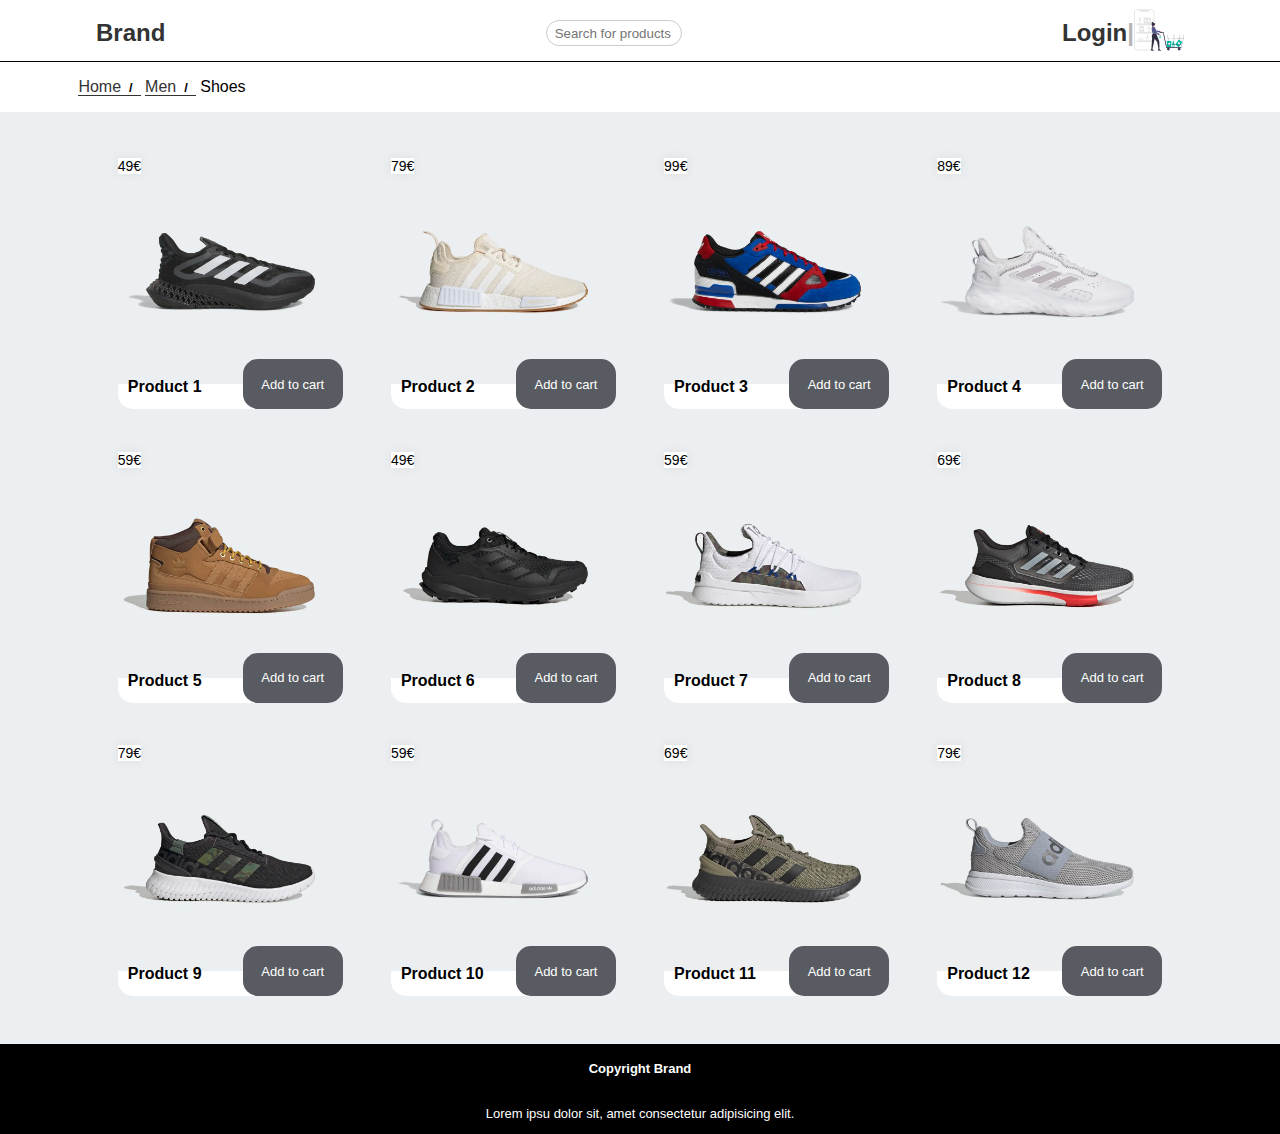
<file: index.html>
<!DOCTYPE html>
<html lang="en">
<head>
    <meta charset="UTF-8">
    <meta http-equiv="X-UA-Compatible" content="IE=edge">
    <meta name="viewport" content="width=device-width, initial-scale=1.0">
    <title>Webshop</title>
    <link rel="stylesheet" href="css/styles.css">
</head>
<body>
  <header>
    <a class="logo" href="index.html">Brand</a>
    <input class="box-search"type="text" placeholder="Search for products">
    <div class="icons">
      <a class="login" href="#">Login</a>
      <a class="shopping-cart" href="shopping-cart.html">
        <img src="img/shopping-cart.svg" alt="shopping-cart">
      </a>
    </div>
  </header>
  <nav class="row-list">
    <ol>
        <li class="nav-item"><a href="#">Home</a></li>
        <li class="nav-item"><a href="#">Men</a></li>
        <li class="nav-item">Shoes</li>
    </ol>
  </nav>
  <main>
    <div class="container">
      <div class="product">
        <a href="item-1.html" target="_blank" rel="noopener noreferrer">
          <img src="img/example1.webp" alt="Product 1">
        </a>
        <button>Add to cart</button>
        <div class="product-info">
          <h4>Product 1</h4>
          <p>49€</p>
        </div>
      </div>
      <div class="product">
        <a href="item-2.html" target="_blank" rel="noopener noreferrer">
          <img src="img/example2.webp" alt="Product 2">
        </a>
        <button>Add to cart</button>
        <div class="product-info">
          <h4>Product 2</h4>
          <p>79€</p>
        </div>
      </div>
      <div class="product">
        <img src="img/example3.webp" alt="Product 3">
        <button>Add to cart</button>
        <div class="product-info">
          <h4>Product 3</h4>
          <p>99€</p>
        </div>
      </div>
      <div class="product">
        <img src="img/example4.webp" alt="Product 4">
        <button>Add to cart</button>
        <div class="product-info">
          <h4>Product 4</h4>
          <p>89€</p>
        </div>
      </div>
      <div class="product">
        <img src="img/example5.webp" alt="Product 5">
        <button>Add to cart</button>
        <div class="product-info">
          <h4>Product 5</h4>
          <p>59€</p>
        </div>
      </div>
      <div class="product">
        <img src="img/example6.webp" alt="Product 6">
        <button>Add to cart</button>
        <div class="product-info">
          <h4>Product 6</h4>
          <p>49€</p>
        </div>
      </div>
	    <div class="product">
        <img src="img/example7.webp" alt="Product 7">
        <button>Add to cart</button>
        <div class="product-info">
          <h4>Product 7</h4>
          <p>59€</p>
        </div>
      </div>
      <div class="product">
        <img src="img/example8.webp" alt="Product 8">
        <button>Add to cart</button>
        <div class="product-info">
          <h4>Product 8</h4>
          <p>69€</p>
        </div>
      </div>
      <div class="product">
        <img src="img/example9.webp" alt="Product 9">
        <button>Add to cart</button>
        <div class="product-info">
          <h4>Product 9</h4>
          <p>79€</p>
        </div>
      </div>
      <div class="product">
        <img src="img/example10.webp"" alt="Product 10">
        <button>Add to cart</button>
        <div class="product-info">
          <h4>Product 10</h4>
          <p>59€</p>
        </div>
      </div>
      <div class="product">
        <img src="img/example11.jpg" alt="Product 11">
        <button>Add to cart</button>
        <div class="product-info">
          <h4>Product 11</h4>
          <p>69€</p>
        </div>
      </div>
      <div class="product">
        <img src="img/example12.jpg" alt="Product 12">
        <button>Add to cart</button>
        <div class="product-info">
          <h4>Product 12</h4>
          <p>79€</p>
        </div>
      </div>
    </div>
  </main>
  <footer>
    <div class="footer-content">
      <h4>Copyright Brand</h4>
      <p>Lorem ipsu dolor sit, amet consectetur adipisicing elit.</p>
    </div>
  </footer>
</body>
</html>
</file>
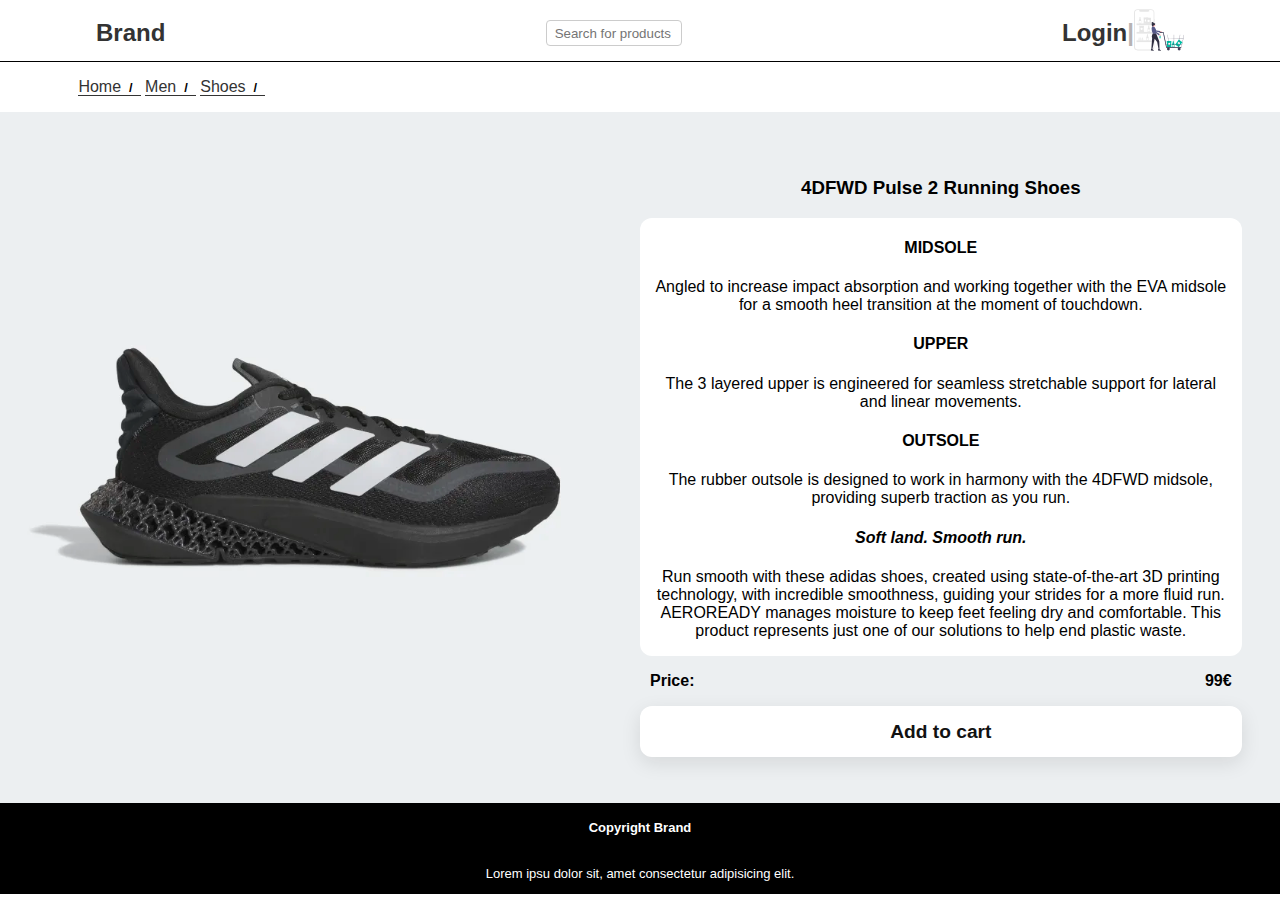
<file: item-1.html>
<!DOCTYPE html>
<html lang="en">
<head>
    <meta charset="UTF-8">
    <meta http-equiv="X-UA-Compatible" content="IE=edge">
    <meta name="viewport" content="width=device-width, initial-scale=1.0">
    <title>Product-description</title>
    <link rel="stylesheet" href="css/styles-item-info.css">
</head>
<body>
    <header>
        <a class="logo" href="index.html">Brand</a>
        <input type="text" placeholder="Search for products">
        <div class="icons">
          <a class="login" href="#">Login</a>
          <a href="shopping-cart.html">
            <img src="img/shopping-cart.svg" alt="shopping-cart">
          </a>
        </div>
    </header>
    <nav class="row-list">
        <ol>
            <li class="nav-item"><a href="#">Home</a></li>
            <li class="nav-item"><a href="#">Men</a></li>
            <li class="nav-item"><a href="index.html">Shoes</a></li>
        </ol>
    </nav>
    <main>
        <img src="img/example1.webp" alt="name">
        <div class="item-info">
            <div class="item-name">
                <h3>4DFWD Pulse 2 Running Shoes</h3>
            </div>
            <div class="item-description">
                <h4>MIDSOLE</h4>
                <p>Angled to increase impact absorption and working together with the EVA midsole for a smooth heel transition at the moment of touchdown.</p>
                <h4>UPPER</h4>
                <p>The 3 layered upper is engineered for seamless stretchable support for lateral and linear movements.</p>
                <h4>OUTSOLE</h4>
                <p>The rubber outsole is designed to work in harmony with the 4DFWD midsole, providing superb traction as you run.</p>
                <h4><i>Soft land. Smooth run.</i></h4>
                <p>Run smooth with these adidas shoes, created using state-of-the-art 3D printing technology, with incredible smoothness, guiding your strides for a more fluid run. AEROREADY manages moisture to keep feet feeling dry and comfortable. This product represents just one of our solutions to help end plastic waste.</p>
            </div>
            <div class="footer">
                <p>Price:</p>
                <p>99€</p>
            </div>
            <button>Add to cart</button>
        </div>
    </main>
    <footer>
        <div class="footer-content">
          <h4>Copyright Brand</h4>
          <p>Lorem ipsu dolor sit, amet consectetur adipisicing elit.</p>
        </div>
    </footer>
</body>
</html>
</file>
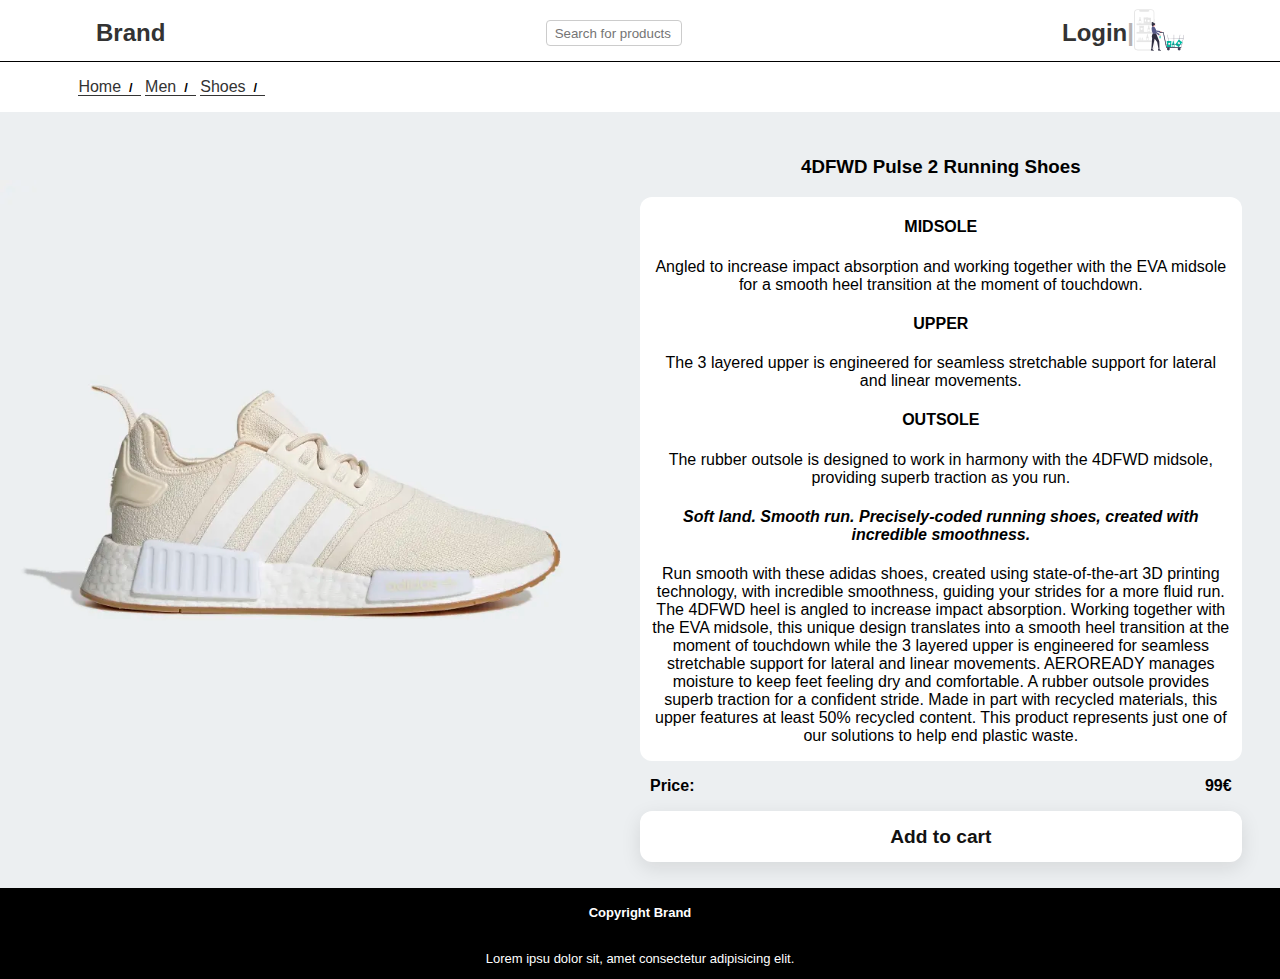
<file: item-2.html>
<!DOCTYPE html>
<html lang="en">
<head>
    <meta charset="UTF-8">
    <meta http-equiv="X-UA-Compatible" content="IE=edge">
    <meta name="viewport" content="width=device-width, initial-scale=1.0">
    <title>Product-description</title>
    <link rel="stylesheet" href="css/styles-item-info.css">
</head>
<body>
    <header>
        <a class="logo" href="index.html">Brand</a>
        <input type="text" placeholder="Search for products">
        <div class="icons">
          <a class="login" href="#">Login</a>
          <a href="shopping-cart.html">
            <img src="img/shopping-cart.svg" alt="shopping-cart">
          </a>
        </div>
    </header>
    <nav class="row-list">
        <ol>
            <li class="nav-item"><a href="#">Home</a></li>
            <li class="nav-item"><a href="#">Men</a></li>
            <li class="nav-item"><a href="index.html">Shoes</a></li>
        </ol>
    </nav>
    <main>
        <img src="img/example2.webp" alt="name">
        <div class="item-info">
            <div class="item-name">
                <h3>4DFWD Pulse 2 Running Shoes</h3>
            </div>
            <div class="item-description">
                <h4>MIDSOLE</h4>
                <p>Angled to increase impact absorption and working together with the EVA midsole for a smooth heel transition at the moment of touchdown.</p>
                <h4>UPPER</h4>
                <p>The 3 layered upper is engineered for seamless stretchable support for lateral and linear movements.</p>
                <h4>OUTSOLE</h4>
                <p>The rubber outsole is designed to work in harmony with the 4DFWD midsole, providing superb traction as you run.</p>
                <h4><i>Soft land. Smooth run. Precisely-coded running shoes, created with incredible smoothness.</i></h4>
                <p>Run smooth with these adidas shoes, created using state-of-the-art 3D printing technology, with incredible smoothness, guiding your strides for a more fluid run. The 4DFWD heel is angled to increase impact absorption. Working together with the EVA midsole, this unique design translates into a smooth heel transition at the moment of touchdown while the 3 layered upper is engineered for seamless stretchable support for lateral and linear movements. AEROREADY manages moisture to keep feet feeling dry and comfortable. A rubber outsole provides superb traction for a confident stride. Made in part with recycled materials, this upper features at least 50% recycled content. This product represents just one of our solutions to help end plastic waste.</p>
            </div>
            <div class="footer">
                <p>Price:</p>
                <p>99€</p>
            </div>
            <button>Add to cart</button>
        </div>
    </main>
    <footer>
        <div class="footer-content">
          <h4>Copyright Brand</h4>
          <p>Lorem ipsu dolor sit, amet consectetur adipisicing elit.</p>
        </div>
    </footer>
</body>
</html>
</file>
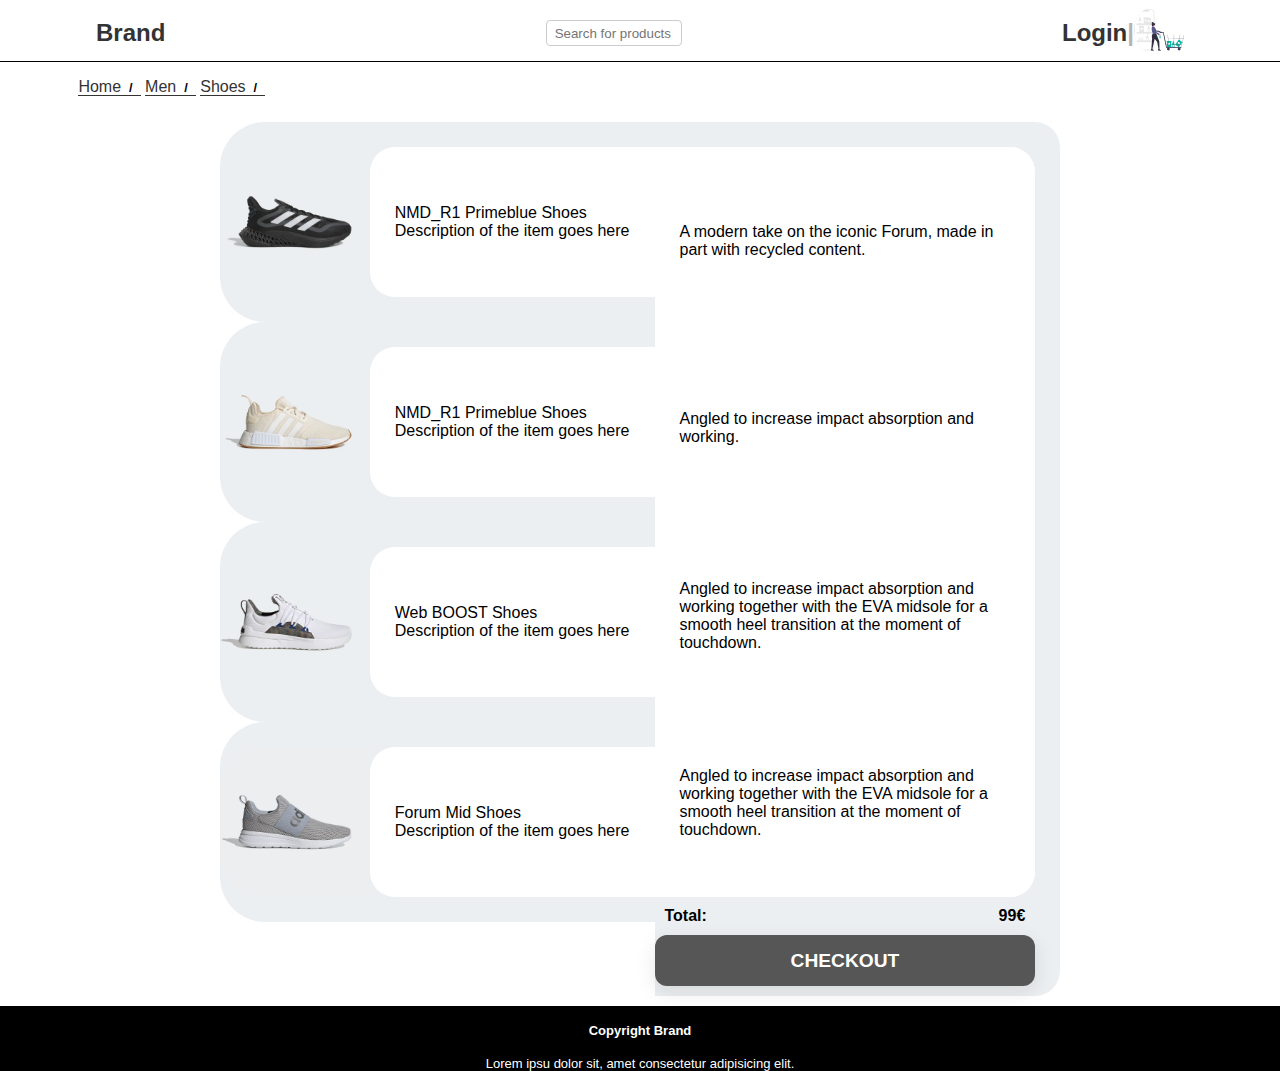
<file: shopping-cart.html>
<!DOCTYPE html>
<html lang="en">
<head>
    <meta charset="UTF-8">
    <meta http-equiv="X-UA-Compatible" content="IE=edge">
    <meta name="viewport" content="width=device-width, initial-scale=1.0">
    <title>Shopping Cart</title>
    <link rel="stylesheet" href="css/shopping-cart.css">
</head>
<body>
    <header>
        <a class="logo" href="index.html">Brand</a>
        <input type="text" placeholder="Search for products">
        <div class="icons">
          <a class="login" href="#">Login</a>
          <a href="shopping-cart.html">
            <img src="img/shopping-cart.svg" alt="shopping-cart">
          </a>
        </div>
    </header>
    <nav class="row-list">
        <ol>
            <li class="nav-item"><a href="#">Home</a></li>
            <li class="nav-item"><a href="#">Men</a></li>
            <li class="nav-item"><a href="index.html">Shoes</a></li>
        </ol>
    </nav>
    <main>
        <div class="container">
            <div class="items">
                <img src="img/example1.webp" alt="item">
                <div class="info">
                    <p>NMD_R1 Primeblue Shoes</p>
                    <p>Description of the item goes here</p>
                </div>
            </div>
            <div class="items">
                <img src="img/example2.webp" alt="item">
                <div class="info">
                    <p>NMD_R1 Primeblue Shoes</p>
                    <p>Description of the item goes here</p>
                </div>
            </div>
            <div class="items">
            <img src="img/example7.webp" alt="item">
                <div class="info">
                    <p>Web BOOST Shoes</p>
                    <p>Description of the item goes here</p>
                </div>
            </div>
            <div class="items">
                <img src="img/example12.jpg" alt="item">
                <div class="info">
                    <p>Forum Mid Shoes</p>
                    <p>Description of the item goes here</p>
                </div>
            </div>

        </div>
        <div class="summary">
            <div class="items-description">
                <div class="boxes">
                    <p>A modern take on the iconic Forum, made in part with recycled content.</p>
                </div>
                <div class="boxes">
                <p>Angled to increase impact absorption and working.</p>
                </div>
                <div class="boxes">
                <p>Angled to increase impact absorption and working together with the EVA midsole for a smooth heel transition at the moment of touchdown.</p>
                </div>
                <div class="boxes">
                <p>Angled to increase impact absorption and working together with the EVA midsole for a smooth heel transition at the moment of touchdown.</p>
                </div>
            </div>
            <div class="footer">
                <p>Total:</p>
                <p>99€</p>
            </div>
            <button>CHECKOUT</button>
        </div>
    </main>
    <footer>
        <div class="footer-content">
          <h4>Copyright Brand</h4>
          <p>Lorem ipsu dolor sit, amet consectetur adipisicing elit.</p>
        </div>
    </footer>
</body>
</html>
</file>
<file: css/styles.css>
/* styles.css */

/* Add some styling for the body */
body {
  font-family: sans-serif;
  margin: 0;
  padding: 0px;
}

/* Add a header at the top of the page */
header {
  display: flex;
  justify-content: space-between;
  align-items: center;
  padding: 5px 7.5% 0px 7.5%;
  border-bottom: 1px solid black;
}

/* Add styles for the header links and input field */
header a {
  font-size: 24px;
  font-weight: bold;
  color: #333;
  text-decoration: none;
}

header img {
  width: 50px;
  height: 50px;
}

header input {
  width: 118px;
  height: 24px;
  border: 1px solid #ccc;
  border-radius: 4px;
  padding: 0 8px;
}

/* Adding navigation thoruout the sections of the website */
.icons .login::after {
  color: rgb(183, 179, 179);
  display: inline-block;
  content: '|';
}

.icons {
  display: flex;
  flex-direction: row;
  justify-content: center;
  align-items: center;
}

/* Add styles for the navigation icons in the header */
.nav-icons {
  display: flex;
  justify-content: flex-end;
  align-items: center;
}

.nav-icons a {
  border-right: 1px #333;
}

nav {
  padding-left: 3%;
}

/* Add styles for the navigation items */
.nav-items ol {
  list-style-type: none;
  padding-left: 0px;
}

.nav-item {
  display: inline-block;
}

.nav-item a {
  text-decoration: none;
  color: #333;
  border-bottom: 1px solid #333;
}

.nav-item a::after {
  display: inline-block;
  color: #000;
  content: '/';
  font-size: 80%;
  font-weight: bold;
  padding: 0 8px;
}

.box-search {
  border-radius: 20px;
}

/* Add a main section for the content */
main {
  padding: 2% 7.5%;
  background-color: #ECEFF1;
}

/* Style the product grid */
.container {
  display: flex;
  flex-flow: wrap;
  justify-content: space-between;
  align-content: space-between;
}

/* Style the individual products */
.product {
  background-color: #FFFFFF;
  padding: auto;
  margin: 2%;
  transition: box-shadow 0.3s;
  position: relative;
  height: 250px;
  border-radius: 15px;
}

/* Add a hover effect to the products */
.product:hover {
  box-shadow: 0px 0px 20px rgba(0, 0, 0, 0.7);
}

/* Organizing the product info */
.product-info {
  display: flex;
  align-self: flex-start;
  border-radius: 15px;
}

.product-info h4 {
  position: absolute;
  left: 10px;
  bottom: -8px;
}

.product-info p {
  position: absolute;
  top: -6%;
  background-color: #FFFFFF;
  font-size: 14px;
  font-weight: 500;
  box-shadow: 0px 0px 10px rgba(85, 64, 64, 0.1);
}

img {
  width: 225px;
  height: 225px;
}

/* Style for the button */
button {
  position: absolute;
  width: 100px;
  height: 50px;
  bottom: 0;
  right: 0;
  padding: 3px 9px;
  background-color: rgb(88, 91, 97);
  color: #fff;
  border: 0;
  border-radius: 15px;
  font-size: 13px;
  cursor: pointer;
}

/* Add a footer at the bottom of the page */
.footer-content {
  display: flex;
  justify-content: center;
  flex-flow: column;
  margin: 0%;
  padding: 0px 0px;
  width: 100%;
  color: #fff;
  text-align: center;
  font-size: small;
  background-color: #000;
}
</file>
<file: css/styles-item-info.css>
/* styles.css */

/* Add some styling for the body */
body {
  font-family: sans-serif;
  margin: 0;
  padding: 0px;
  opacity: 1;
}

/* Add a header at the top of the page */
header {
  display: flex;
  justify-content: space-between;
  align-items: center;
  padding: 5px 7.5% 0px 7.5%;
  border-bottom: 1px solid black;
}

/* Add styles for the header links and input field */
header a {
  font-size: 24px;
  font-weight: bold;
  color: #333;
  text-decoration: none;
}

header img {
  width: 50px;
  height: 50px;
}

header input {
  width: 118px;
  height: 24px;
  border: 1px solid #ccc;
  border-radius: 4px;
  padding: 0 8px;
}

/* Adding navigation thoruout the sections of the website */
.icons .login::after {
  color: rgb(183, 179, 179);
  display: inline-block;
  content: '|';
}

.icons {
  display: flex;
  flex-direction: row;
  justify-content: center;
  align-items: center;
}

/* Add styles for the navigation icons in the header */
.nav-icons {
  display: flex;
  justify-content: flex-end;
  align-items: center;
}

.nav-icons a {
  border-right: 1px #333;
}

nav {
  padding-left: 3%;
}

/* Add styles for the navigation items */
.nav-items ol {
  list-style-type: none;
  padding-left: 0px;
}

.nav-item {
  display: inline-block;
}

.nav-item a {
  text-decoration: none;
  color: #333;
  border-bottom: 1px solid #333;
}

.nav-item a::after {
  display: inline-block;
  color: #000;
  content: '/';
  font-size: 80%;
  font-weight: bold;
  padding: 0 8px;
}
  /* Add a main section for the content */
main {
    display: flex;
    flex-direction: row;
    align-items: center;
    padding: 2% 0%;
    background-color: #ECEFF1;
  }

img {
    width: 50%;
    height: 60%;
}

.item-info {
    display: flex;
    flex-direction: column;
    background-color: #ECEFF1;
    width: 47%;
}

.item-name {
    padding: 0px 10px;
}

.item-name h3 {
    text-align: center;
    font-family: Inter,sans-serif;
}

.item-description {
    background-color: white;
    padding: 0px 10px;
    border-radius: 12px;
    text-align: center;
}

.description {
  align-self: flex-end;
}

.footer {
    background-color: #ECEFF1;
    display: flex;
    flex-direction: row;
    justify-content: space-between;
    font-weight: bold;
    padding: 0px 10px
}

/* Adding style to the button */
button {
  align-items: center;
  background-color: #fff;
  border-radius: 12px;
  box-shadow: transparent 0 0 0 3px,rgba(18, 18, 18, .1) 0 6px 20px;
  box-sizing: border-box;
  color: #121212;
  cursor: pointer;
  display: inline-flex;

  font-family: Inter,sans-serif;
  font-size: 1.2rem;
  font-weight: 700;
  justify-content: center;
  line-height: 1;
  margin: 0;
  outline: none;
  padding: 1rem 1.2rem;
  text-align: center;
  text-decoration: none;
  transition: box-shadow .2s,-webkit-box-shadow .2s;
  white-space: nowrap;
  border: 0;
}

button:hover {
  box-shadow: #121212 0 0 0 3px, transparent 0 0 0 0;
}

/* Add a footer at the bottom of the page */
.footer-content {
  display: flex;
  justify-content: center;
  flex-flow: column;
  margin: 0%;
  padding: 0px 0px;
  width: 100%;
  color: #fff;
  text-align: center;
  font-size: small;
  background-color: #000;
}
</file>
<file: css/shopping-cart.css>
/* styles.css */

/* Add some styling for the body */
body {
  font-family: sans-serif;
  margin: 0;
  padding: 0px;
  opacity: 1;
}

/* Add a header at the top of the page */
header {
  display: flex;
  justify-content: space-between;
  align-items: center;
  padding: 5px 7.5% 0px 7.5%;
  border-bottom: 1px solid black;
}

/* Add styles for the header links and input field */
header a {
  font-size: 24px;
  font-weight: bold;
  color: #333;
  text-decoration: none;
}

header img {
  width: 50px;
  height: 50px;
}

header input {
  width: 118px;
  height: 24px;
  border: 1px solid #ccc;
  border-radius: 4px;
  padding: 0 8px;
}

/* Adding navigation thoruout the sections of the website */
.icons .login::after {
  color: rgb(183, 179, 179);
  display: inline-block;
  content: '|';
}

.icons {
  display: flex;
  flex-direction: row;
  justify-content: center;
  align-items: center;
}

/* Add styles for the navigation icons in the header */
.nav-icons {
  display: flex;
  justify-content: flex-end;
  align-items: center;
}

.nav-icons a {
  border-right: 1px #333;
}

nav {
  padding-left: 3%;
}

/* Add styles for the navigation items */
.nav-items ol {
  list-style-type: none;
  padding-left: 0px;
}

.nav-item {
  display: inline-block;
}

.nav-item a {
  text-decoration: none;
  color: #333;
  border-bottom: 1px solid #333;
}

.nav-item a::after {
  display: inline-block;
  color: #000;
  content: '/';
  font-size: 80%;
  font-weight: bold;
  padding: 0 8px;
}
  main {
    display: flex;
    flex-direction: row;
    justify-content: center;
    padding: 10px 7.5%;
  }

  /* Adding style to the shopping cart */
  .container {
    display: flex;
    flex-direction: column;
    border-radius: 15px;
  }

  .items {
    display: flex;
    flex-direction: row;
    width: auto;
    background-color: #ECEFF1;
    padding: 25px 0px;
    border-bottom-left-radius: 45px;
    border-top-left-radius: 45px;
  }

  img {
    width: 150px;
    height: 150px;
    border-bottom-left-radius: 45px;
    border-top-left-radius: 45px;
  }

  .info {
    display: flex;
    flex-direction: column;
    justify-content: center;
    padding: 0px 25px;
    width: 100%;
    height: 150px;
    background-color: white;
    border-top-left-radius: 25px;
    border-bottom-left-radius: 25px;
  }

  p {
    margin: 0%;
  }

  .summary {
    display: flex;
    flex-direction: column;
    background-color: #ECEFF1;
    padding: 25px 25px 10px 0px;
    width: 35%;
    border-top-right-radius: 25px;
    border-bottom-right-radius: 25px;
  }

  .items-description {
    display: flex;
    flex-direction: column;
    justify-content: center;
    align-items: center;
    margin: 0px;
    padding: 0px 25px;
    background-color: #fff;
    border-top-right-radius: 25px;
    border-bottom-right-radius: 25px;
  }

  .boxes {
    display: flex;
    flex-direction: column;
    justify-content: space-evenly;
    padding: 0px 25px;
    width: 100%;
    height: 187.5px;
    background-color: white;
    border-top-right-radius: 25px;
    border-bottom-right-radius: 25px;
  }

  .footer {
    background-color: #ECEFF1;
    display: flex;
    flex-direction: row;
    justify-content: space-between;
    font-weight: bold;
    padding: 10px 10px
}

/* Adding style to the button */
button {
  align-items: center;
  background-color: rgb(86, 86, 86);
  border-radius: 12px;
  box-shadow: transparent 0 0 0 3px,rgba(18, 18, 18, .1) 0 6px 20px;
  box-sizing: border-box;
  color: #fff;
  cursor: pointer;
  display: inline-flex;

  font-family: Inter,sans-serif;
  font-size: 1.2rem;
  font-weight: 700;
  justify-content: center;
  line-height: 1;
  margin: 0;
  outline: none;
  padding: 1rem 1.2rem;
  text-align: center;
  text-decoration: none;
  transition: box-shadow .2s,-webkit-box-shadow .2s;
  white-space: nowrap;
  border: 0;
}

button:hover {
  box-shadow: #b7b9c9 0 0 0 3px, transparent 0 0 0 0;
  background-color: rgb(161, 206, 246);
}

/* Add a footer at the bottom of the page */
.footer-content {
  display: flex;
  justify-content: center;
  flex-flow: column;
  margin: 0%;
  padding: 0px 0px;
  width: 100%;
  color: #fff;
  text-align: center;
  font-size: small;
  background-color: #000;
}
</file>
